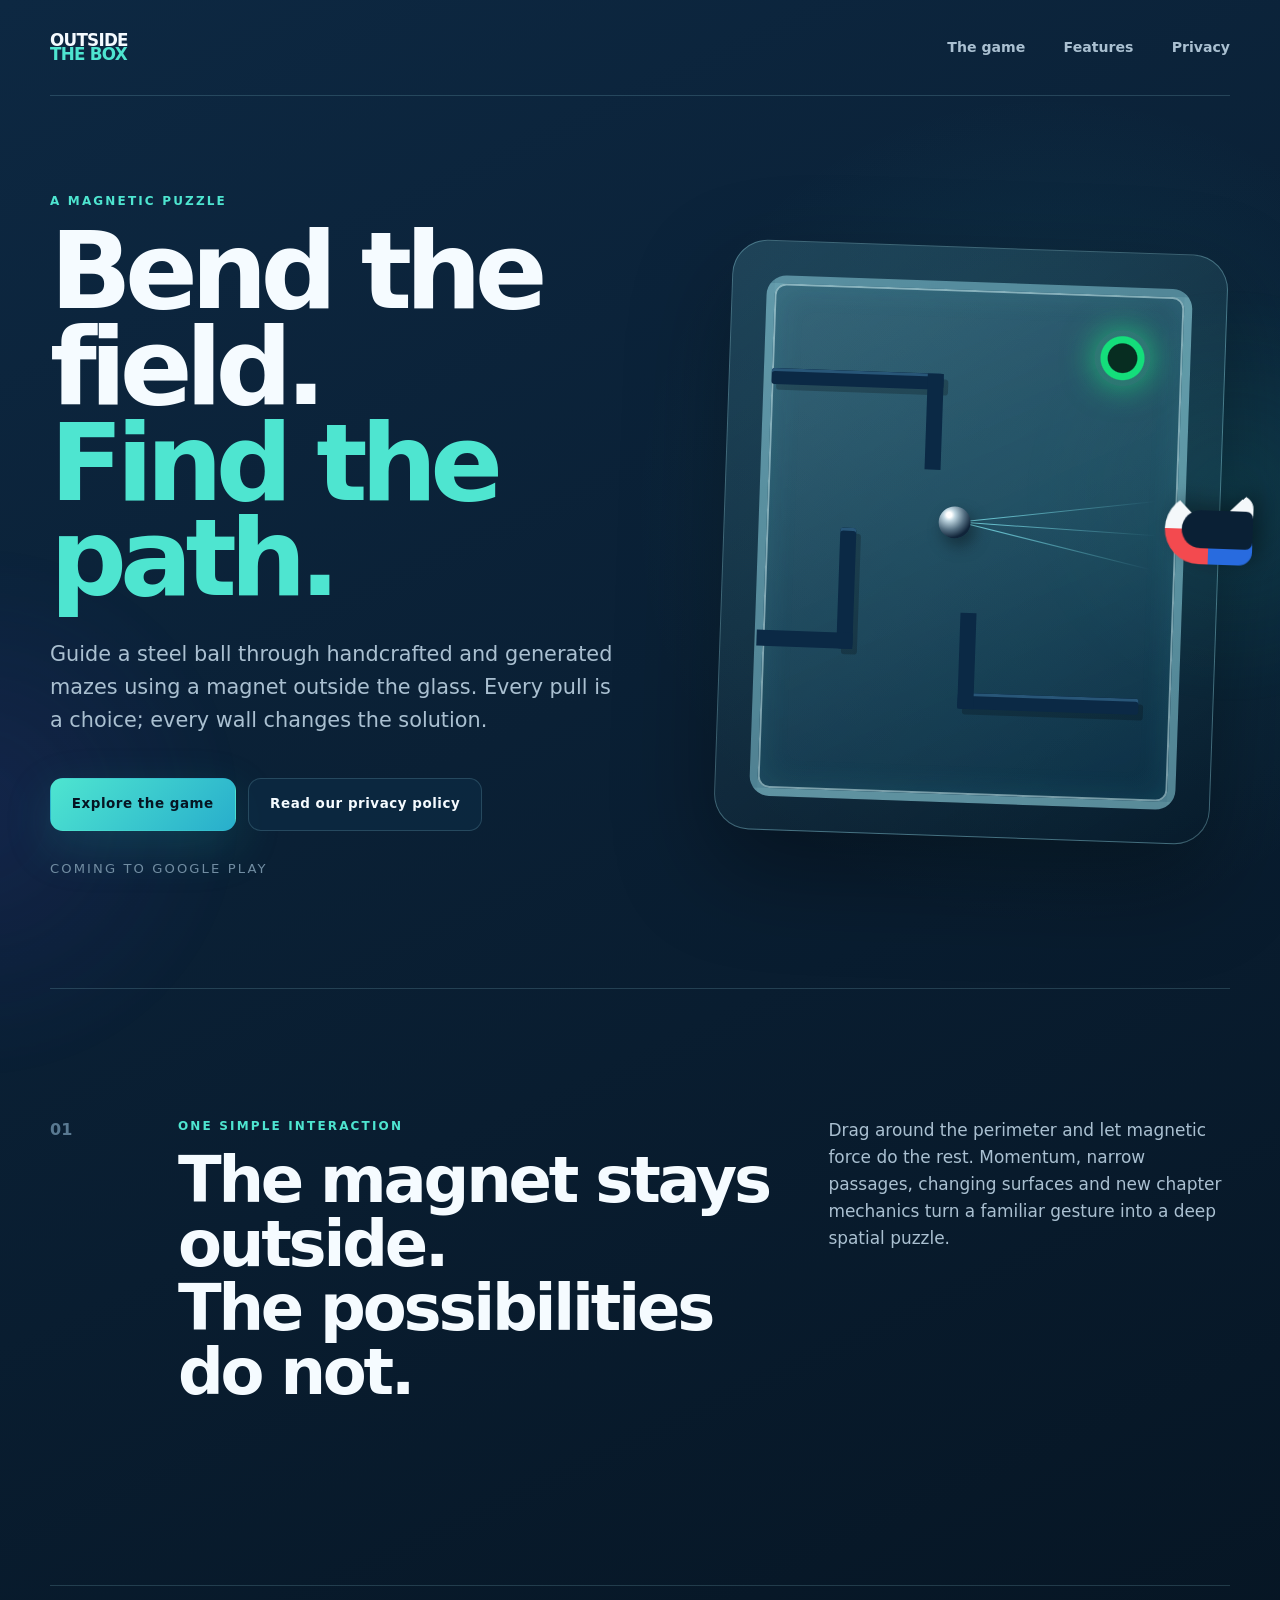
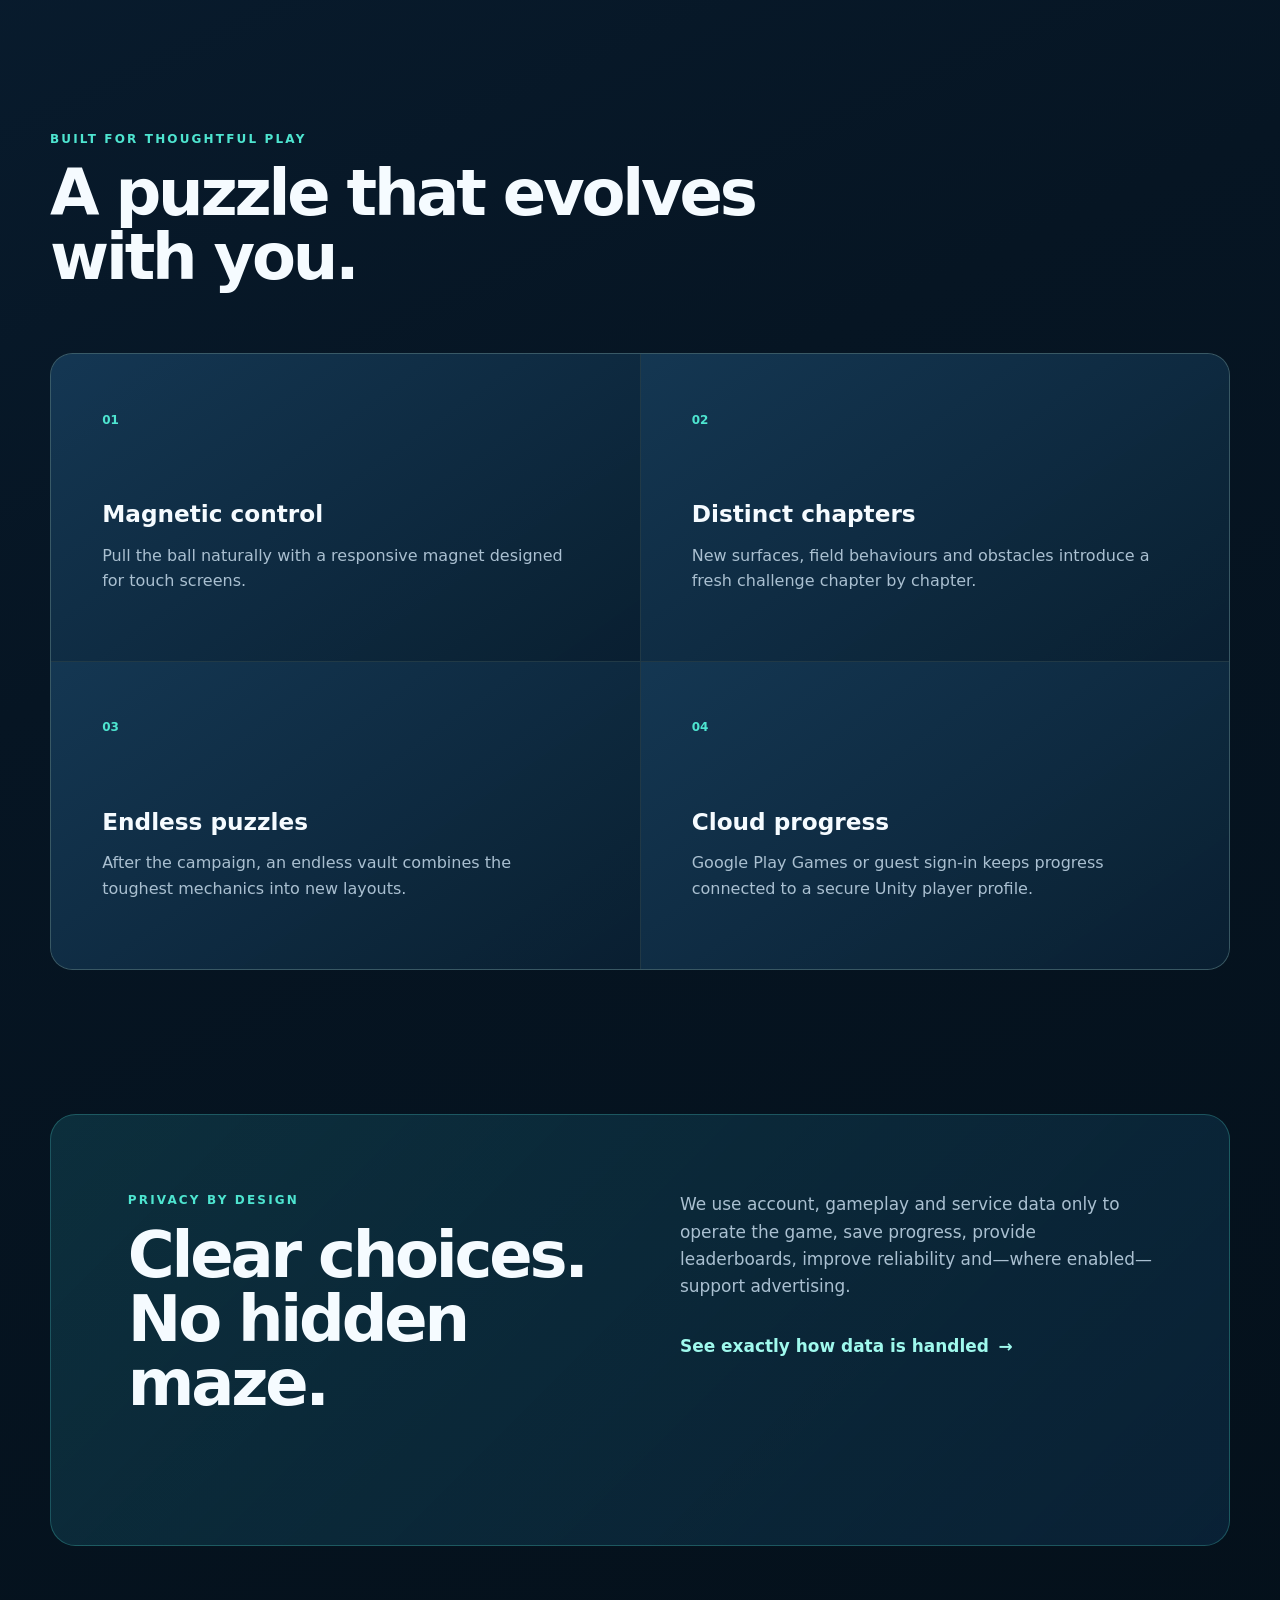
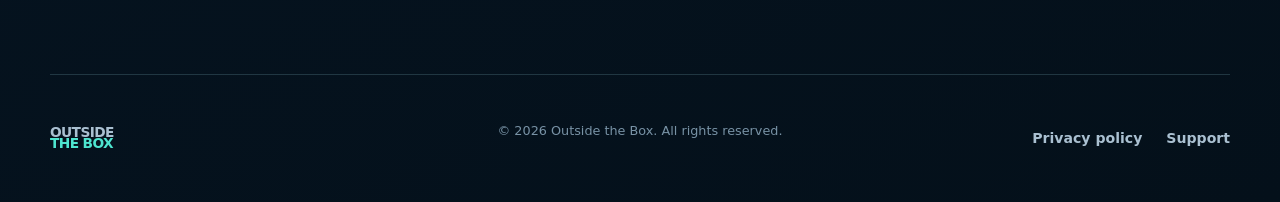
<file: index.html>
<!doctype html>
<html lang="en">
<head>
  <meta charset="utf-8">
  <meta name="viewport" content="width=device-width, initial-scale=1">
  <meta name="description" content="Outside the Box is a magnetic puzzle game where every pull reshapes the path.">
  <meta name="theme-color" content="#081b2d">
  <title>Outside the Box — A Magnetic Puzzle</title>
  <link rel="icon" href="assets/icon.svg" type="image/svg+xml">
  <link rel="stylesheet" href="styles.css">
</head>
<body>
  <a class="skip-link" href="#main">Skip to content</a>
  <div class="field field-one" aria-hidden="true"></div>
  <div class="field field-two" aria-hidden="true"></div>

  <header class="site-header">
    <a class="brand" href="index.html" aria-label="Outside the Box home">
      <span>OUTSIDE</span>
      <strong>THE BOX</strong>
    </a>
    <nav aria-label="Primary navigation">
      <a href="#game">The game</a>
      <a href="#features">Features</a>
      <a href="privacy.html">Privacy</a>
    </nav>
  </header>

  <main id="main">
    <section class="hero" id="game">
      <div class="hero-copy">
        <p class="eyebrow">A magnetic puzzle</p>
        <h1>Bend the field.<br><em>Find the path.</em></h1>
        <p class="lede">Guide a steel ball through handcrafted and generated mazes using a magnet outside the glass. Every pull is a choice; every wall changes the solution.</p>
        <div class="hero-actions">
          <a class="button primary" href="#features">Explore the game</a>
          <a class="button quiet" href="privacy.html">Read our privacy policy</a>
        </div>
        <p class="availability">Coming to Google Play</p>
      </div>

      <div class="game-card" aria-label="Illustration of the Outside the Box puzzle board">
        <div class="board">
          <span class="goal" aria-hidden="true"></span>
          <span class="wall wall-a" aria-hidden="true"></span>
          <span class="wall wall-b" aria-hidden="true"></span>
          <span class="wall wall-c" aria-hidden="true"></span>
          <span class="ball" aria-hidden="true"></span>
          <span class="magnet" aria-hidden="true"><i></i></span>
          <span class="line line-a" aria-hidden="true"></span>
          <span class="line line-b" aria-hidden="true"></span>
          <span class="line line-c" aria-hidden="true"></span>
        </div>
      </div>
    </section>

    <section class="principle" aria-labelledby="principle-title">
      <p class="section-number">01</p>
      <div>
        <p class="eyebrow">One simple interaction</p>
        <h2 id="principle-title">The magnet stays outside.<br>The possibilities do not.</h2>
      </div>
      <p>Drag around the perimeter and let magnetic force do the rest. Momentum, narrow passages, changing surfaces and new chapter mechanics turn a familiar gesture into a deep spatial puzzle.</p>
    </section>

    <section class="features" id="features" aria-labelledby="features-title">
      <div class="section-heading">
        <p class="eyebrow">Built for thoughtful play</p>
        <h2 id="features-title">A puzzle that evolves with you.</h2>
      </div>
      <div class="feature-grid">
        <article>
          <span>01</span>
          <h3>Magnetic control</h3>
          <p>Pull the ball naturally with a responsive magnet designed for touch screens.</p>
        </article>
        <article>
          <span>02</span>
          <h3>Distinct chapters</h3>
          <p>New surfaces, field behaviours and obstacles introduce a fresh challenge chapter by chapter.</p>
        </article>
        <article>
          <span>03</span>
          <h3>Endless puzzles</h3>
          <p>After the campaign, an endless vault combines the toughest mechanics into new layouts.</p>
        </article>
        <article>
          <span>04</span>
          <h3>Cloud progress</h3>
          <p>Google Play Games or guest sign-in keeps progress connected to a secure Unity player profile.</p>
        </article>
      </div>
    </section>

    <section class="trust" aria-labelledby="trust-title">
      <div>
        <p class="eyebrow">Privacy by design</p>
        <h2 id="trust-title">Clear choices.<br>No hidden maze.</h2>
      </div>
      <div>
        <p>We use account, gameplay and service data only to operate the game, save progress, provide leaderboards, improve reliability and—where enabled—support advertising.</p>
        <a class="text-link" href="privacy.html">See exactly how data is handled <span aria-hidden="true">→</span></a>
      </div>
    </section>
  </main>

  <footer>
    <a class="brand small" href="index.html"><span>OUTSIDE</span><strong>THE BOX</strong></a>
    <p>© <span id="year">2026</span> Outside the Box. All rights reserved.</p>
    <div>
      <a href="privacy.html">Privacy policy</a>
      <a href="mailto:palashparate009@gmail.com">Support</a>
    </div>
  </footer>

  <script>document.getElementById('year').textContent = new Date().getFullYear();</script>
</body>
</html>
</file>
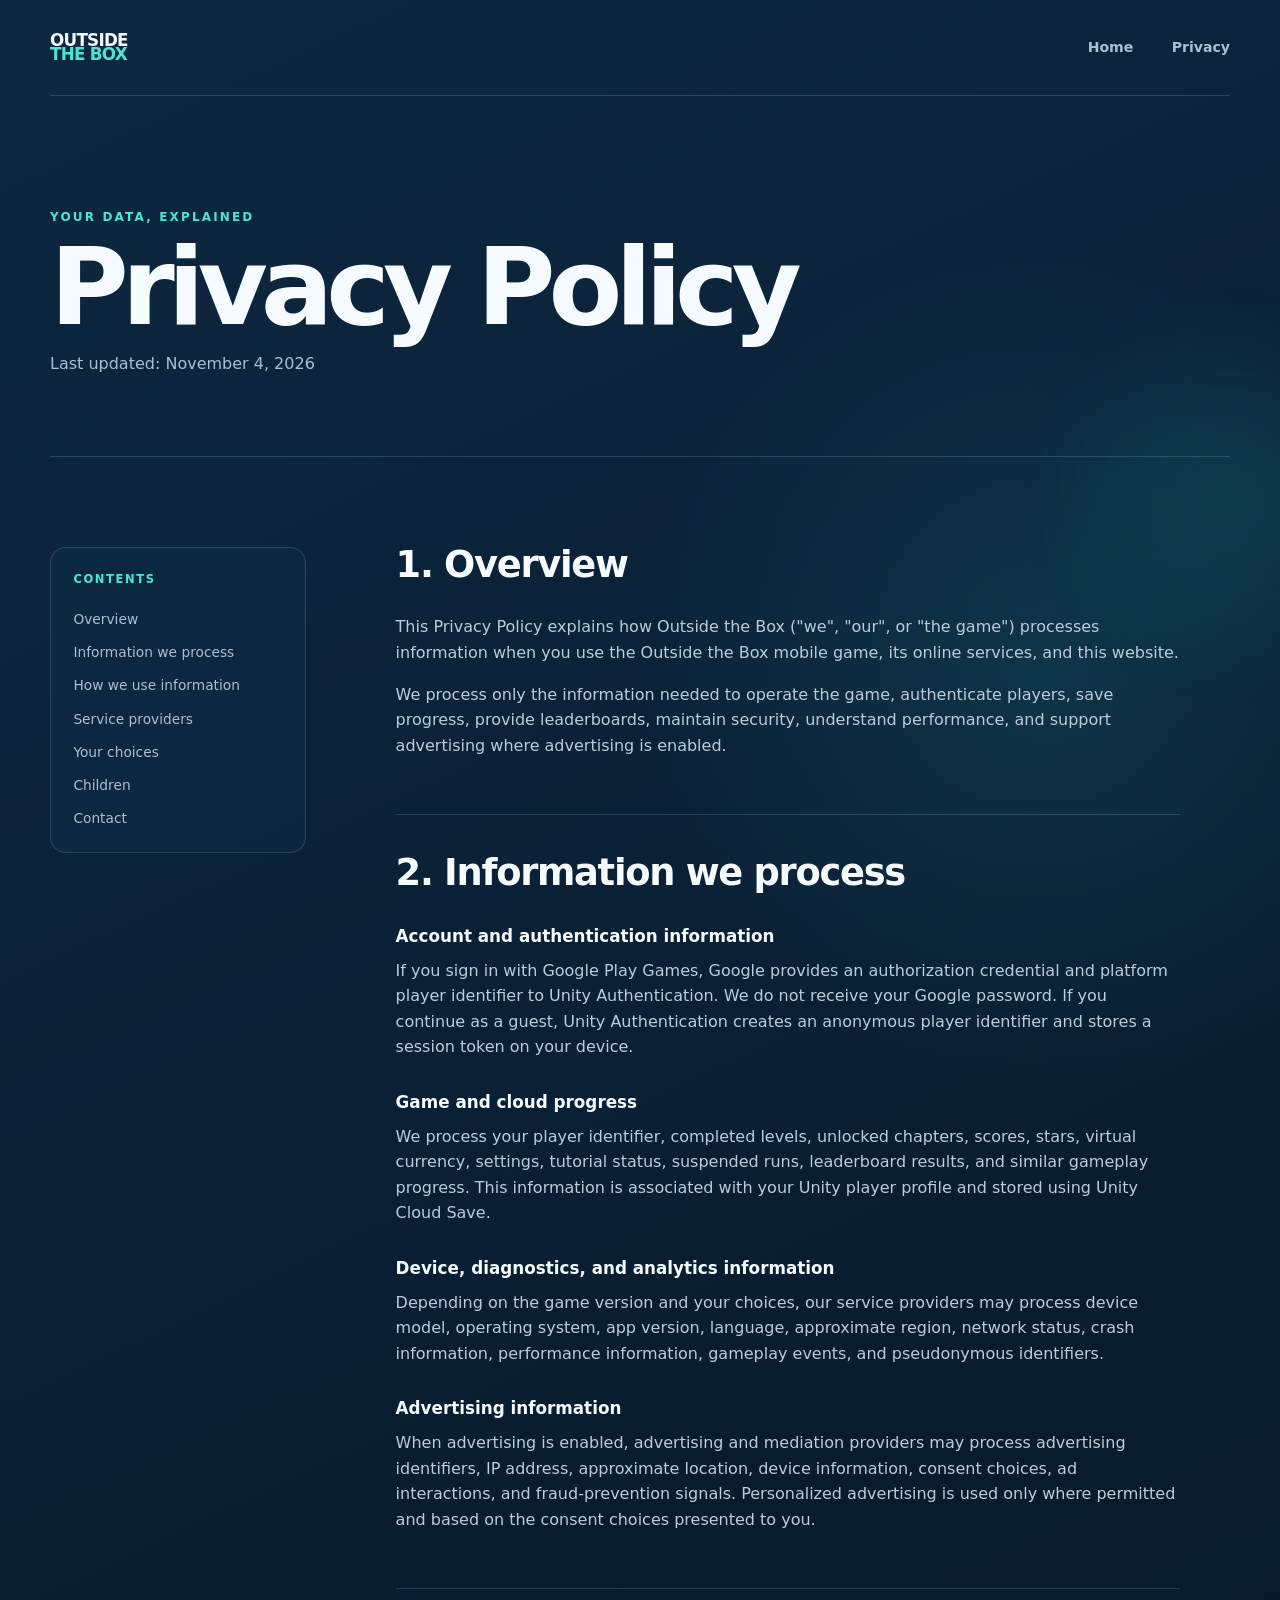
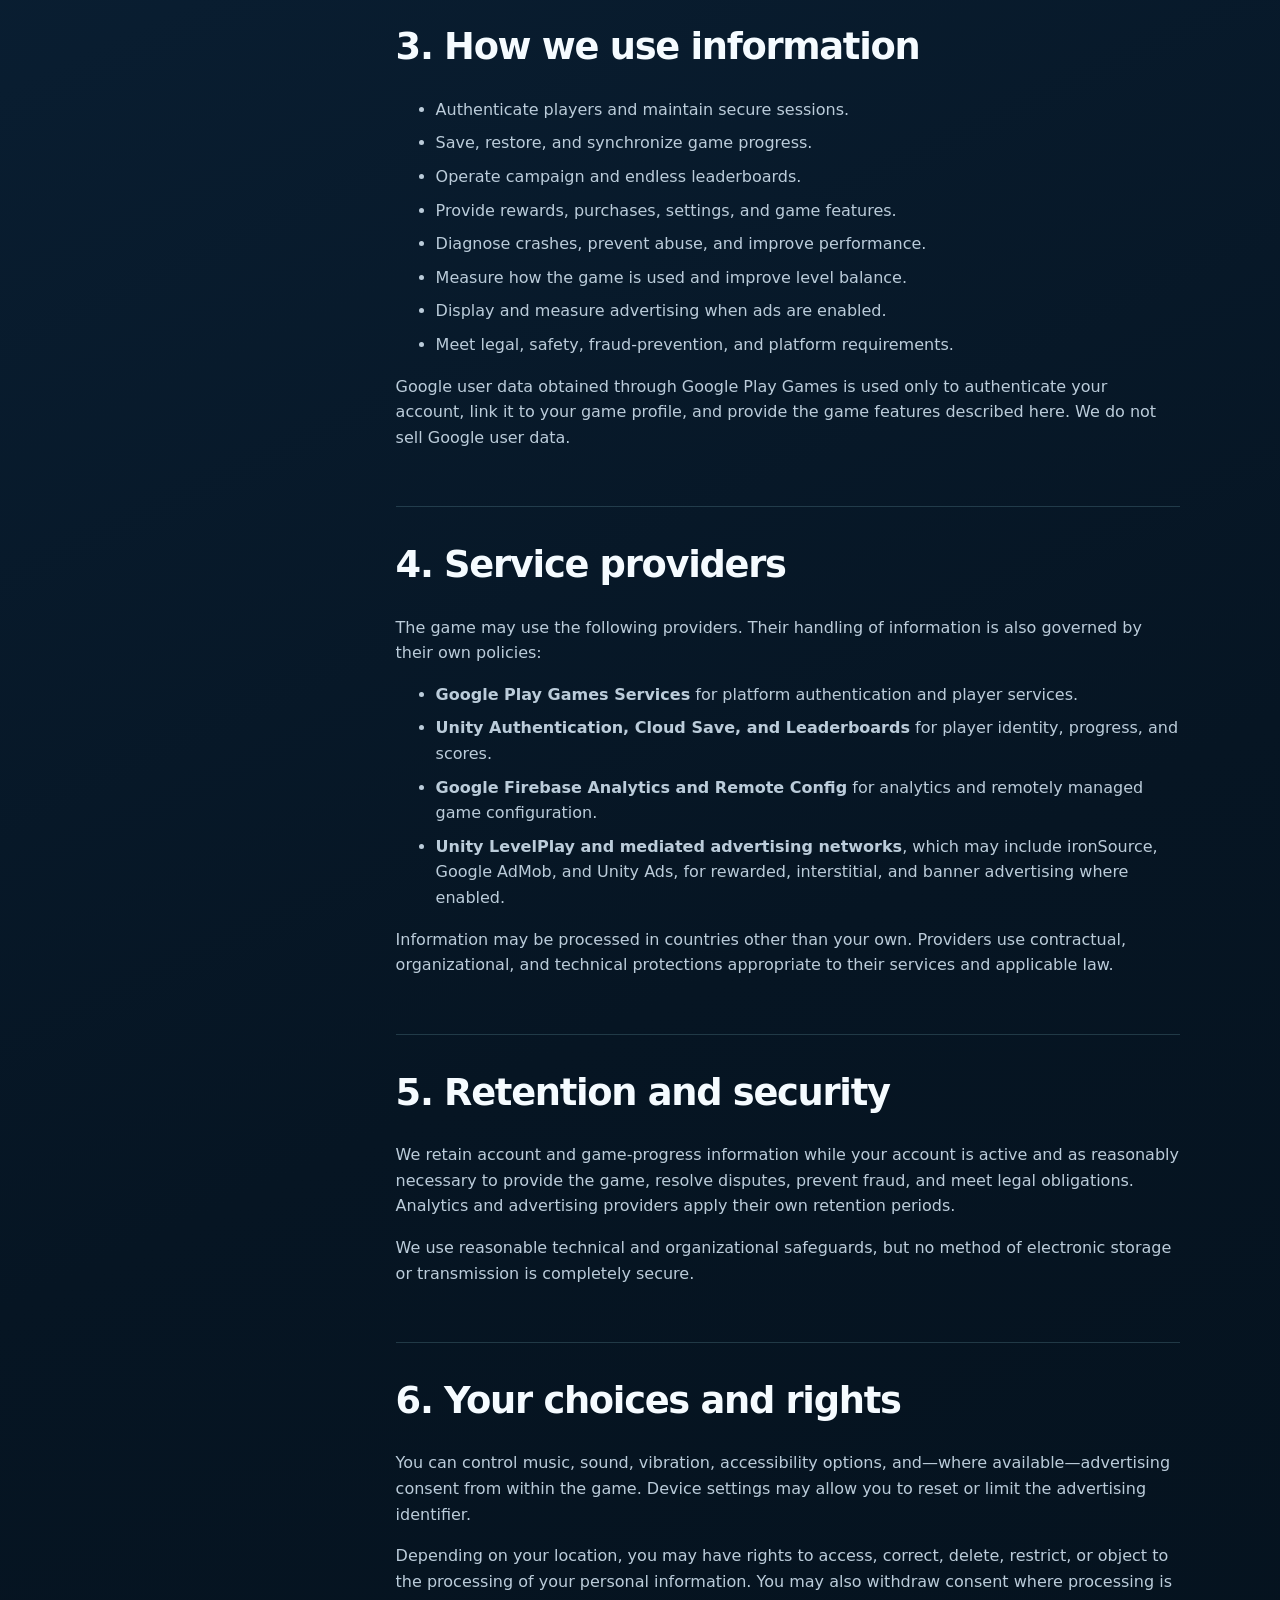
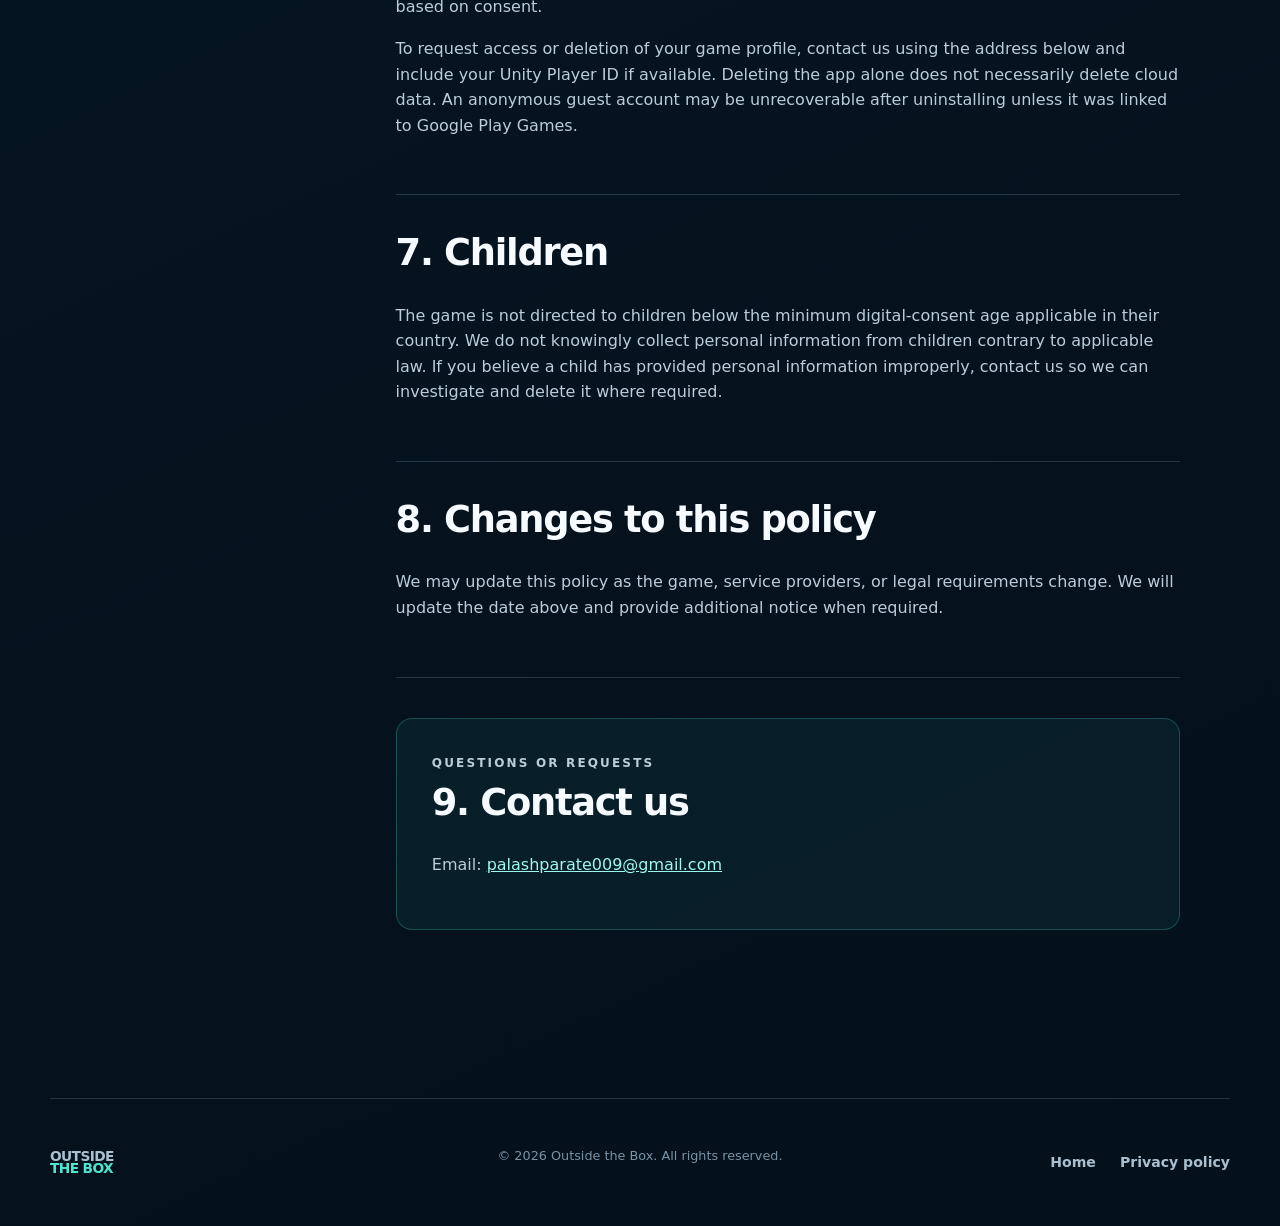
<file: privacy.html>
<!doctype html>
<html lang="en">
<head>
  <meta charset="utf-8">
  <meta name="viewport" content="width=device-width, initial-scale=1">
  <meta name="description" content="Privacy Policy for the Outside the Box mobile game.">
  <meta name="theme-color" content="#081b2d">
  <title>Privacy Policy — Outside the Box</title>
  <link rel="icon" href="assets/icon.svg" type="image/svg+xml">
  <link rel="stylesheet" href="styles.css">
</head>
<body class="legal-page">
  <a class="skip-link" href="#main">Skip to content</a>
  <div class="field field-one" aria-hidden="true"></div>
  <header class="site-header">
    <a class="brand" href="index.html" aria-label="Outside the Box home">
      <span>OUTSIDE</span>
      <strong>THE BOX</strong>
    </a>
    <nav aria-label="Primary navigation">
      <a href="index.html">Home</a>
      <a aria-current="page" href="privacy.html">Privacy</a>
    </nav>
  </header>

  <main id="main" class="legal-shell">
    <header class="legal-title">
      <p class="eyebrow">Your data, explained</p>
      <h1>Privacy Policy</h1>
      <p>Last updated: November 4, 2026</p>
    </header>

    <aside class="legal-nav" aria-label="Privacy policy contents">
      <strong>Contents</strong>
      <a href="#overview">Overview</a>
      <a href="#data">Information we process</a>
      <a href="#use">How we use information</a>
      <a href="#services">Service providers</a>
      <a href="#choices">Your choices</a>
      <a href="#children">Children</a>
      <a href="#contact">Contact</a>
    </aside>

    <article class="legal-copy">
      <section id="overview">
        <h2>1. Overview</h2>
        <p>This Privacy Policy explains how Outside the Box ("we", "our", or "the game") processes information when you use the Outside the Box mobile game, its online services, and this website.</p>
        <p>We process only the information needed to operate the game, authenticate players, save progress, provide leaderboards, maintain security, understand performance, and support advertising where advertising is enabled.</p>
      </section>

      <section id="data">
        <h2>2. Information we process</h2>
        <h3>Account and authentication information</h3>
        <p>If you sign in with Google Play Games, Google provides an authorization credential and platform player identifier to Unity Authentication. We do not receive your Google password. If you continue as a guest, Unity Authentication creates an anonymous player identifier and stores a session token on your device.</p>

        <h3>Game and cloud progress</h3>
        <p>We process your player identifier, completed levels, unlocked chapters, scores, stars, virtual currency, settings, tutorial status, suspended runs, leaderboard results, and similar gameplay progress. This information is associated with your Unity player profile and stored using Unity Cloud Save.</p>

        <h3>Device, diagnostics, and analytics information</h3>
        <p>Depending on the game version and your choices, our service providers may process device model, operating system, app version, language, approximate region, network status, crash information, performance information, gameplay events, and pseudonymous identifiers.</p>

        <h3>Advertising information</h3>
        <p>When advertising is enabled, advertising and mediation providers may process advertising identifiers, IP address, approximate location, device information, consent choices, ad interactions, and fraud-prevention signals. Personalized advertising is used only where permitted and based on the consent choices presented to you.</p>
      </section>

      <section id="use">
        <h2>3. How we use information</h2>
        <ul>
          <li>Authenticate players and maintain secure sessions.</li>
          <li>Save, restore, and synchronize game progress.</li>
          <li>Operate campaign and endless leaderboards.</li>
          <li>Provide rewards, purchases, settings, and game features.</li>
          <li>Diagnose crashes, prevent abuse, and improve performance.</li>
          <li>Measure how the game is used and improve level balance.</li>
          <li>Display and measure advertising when ads are enabled.</li>
          <li>Meet legal, safety, fraud-prevention, and platform requirements.</li>
        </ul>
        <p>Google user data obtained through Google Play Games is used only to authenticate your account, link it to your game profile, and provide the game features described here. We do not sell Google user data.</p>
      </section>

      <section id="services">
        <h2>4. Service providers</h2>
        <p>The game may use the following providers. Their handling of information is also governed by their own policies:</p>
        <ul>
          <li><strong>Google Play Games Services</strong> for platform authentication and player services.</li>
          <li><strong>Unity Authentication, Cloud Save, and Leaderboards</strong> for player identity, progress, and scores.</li>
          <li><strong>Google Firebase Analytics and Remote Config</strong> for analytics and remotely managed game configuration.</li>
          <li><strong>Unity LevelPlay and mediated advertising networks</strong>, which may include ironSource, Google AdMob, and Unity Ads, for rewarded, interstitial, and banner advertising where enabled.</li>
        </ul>
        <p>Information may be processed in countries other than your own. Providers use contractual, organizational, and technical protections appropriate to their services and applicable law.</p>
      </section>

      <section>
        <h2>5. Retention and security</h2>
        <p>We retain account and game-progress information while your account is active and as reasonably necessary to provide the game, resolve disputes, prevent fraud, and meet legal obligations. Analytics and advertising providers apply their own retention periods.</p>
        <p>We use reasonable technical and organizational safeguards, but no method of electronic storage or transmission is completely secure.</p>
      </section>

      <section id="choices">
        <h2>6. Your choices and rights</h2>
        <p>You can control music, sound, vibration, accessibility options, and—where available—advertising consent from within the game. Device settings may allow you to reset or limit the advertising identifier.</p>
        <p>Depending on your location, you may have rights to access, correct, delete, restrict, or object to the processing of your personal information. You may also withdraw consent where processing is based on consent.</p>
        <p>To request access or deletion of your game profile, contact us using the address below and include your Unity Player ID if available. Deleting the app alone does not necessarily delete cloud data. An anonymous guest account may be unrecoverable after uninstalling unless it was linked to Google Play Games.</p>
      </section>

      <section id="children">
        <h2>7. Children</h2>
        <p>The game is not directed to children below the minimum digital-consent age applicable in their country. We do not knowingly collect personal information from children contrary to applicable law. If you believe a child has provided personal information improperly, contact us so we can investigate and delete it where required.</p>
      </section>

      <section>
        <h2>8. Changes to this policy</h2>
        <p>We may update this policy as the game, service providers, or legal requirements change. We will update the date above and provide additional notice when required.</p>
      </section>

      <section id="contact" class="contact-card">
        <p class="eyebrow">Questions or requests</p>
        <h2>9. Contact us</h2>
        <p>Email: <a href="mailto:palashparate009@gmail.com">palashparate009@gmail.com</a></p>
      </section>
    </article>
  </main>

  <footer>
    <a class="brand small" href="index.html"><span>OUTSIDE</span><strong>THE BOX</strong></a>
    <p>© <span id="year">2026</span> Outside the Box. All rights reserved.</p>
    <div><a href="index.html">Home</a><a href="privacy.html">Privacy policy</a></div>
  </footer>
  <script>document.getElementById('year').textContent = new Date().getFullYear();</script>
</body>
</html>
</file>
<file: styles.css>
:root {
  color-scheme: dark;
  --ink: #061523;
  --navy: #0a2035;
  --surface: #102d48;
  --surface-light: #173e5e;
  --cyan: #4ee5d0;
  --cyan-soft: #9ff9ed;
  --orange: #ff9e2c;
  --text: #f5fbff;
  --muted: #aac0d1;
  --line: rgba(158, 225, 235, .18);
  --glass: rgba(12, 44, 69, .68);
  --max: 1180px;
}

* { box-sizing: border-box; }
html { scroll-behavior: smooth; }
body {
  margin: 0;
  min-width: 320px;
  background:
    radial-gradient(circle at 82% 15%, rgba(47, 190, 196, .13), transparent 26rem),
    linear-gradient(155deg, #0d2842 0%, var(--ink) 58%, #04101a 100%);
  color: var(--text);
  font-family: Inter, ui-sans-serif, system-ui, -apple-system, BlinkMacSystemFont, "Segoe UI", sans-serif;
  line-height: 1.6;
  overflow-x: hidden;
}

a { color: inherit; }
.skip-link { position: fixed; left: 1rem; top: -5rem; z-index: 100; padding: .75rem 1rem; background: var(--cyan); color: var(--ink); }
.skip-link:focus { top: 1rem; }

.field { position: fixed; border-radius: 50%; filter: blur(2px); opacity: .55; pointer-events: none; z-index: -1; }
.field-one { width: 28rem; height: 28rem; right: -11rem; top: 17rem; background: radial-gradient(circle, rgba(51, 224, 206, .18), transparent 67%); animation: drift 9s ease-in-out infinite alternate; }
.field-two { width: 35rem; height: 35rem; left: -19rem; bottom: -12rem; background: radial-gradient(circle, rgba(86, 67, 207, .23), transparent 68%); animation: drift 12s ease-in-out infinite alternate-reverse; }

.site-header, footer { width: min(calc(100% - 2rem), var(--max)); margin-inline: auto; }
.site-header { min-height: 6rem; display: flex; align-items: center; justify-content: space-between; gap: 2rem; border-bottom: 1px solid var(--line); }
.brand { display: inline-flex; flex-direction: column; text-decoration: none; font-weight: 900; line-height: .82; letter-spacing: -.045em; font-size: 1.05rem; }
.brand strong { color: var(--cyan); }
.brand.small { font-size: .86rem; }
nav { display: flex; gap: clamp(1rem, 3vw, 2.4rem); }
nav a, footer a { color: var(--muted); text-decoration: none; font-weight: 700; font-size: .88rem; }
nav a:hover, nav a:focus-visible, footer a:hover, footer a:focus-visible { color: var(--cyan-soft); }

main > section { width: min(calc(100% - 2rem), var(--max)); margin-inline: auto; }
.hero { min-height: calc(100vh - 6rem); display: grid; grid-template-columns: 1.05fr .95fr; gap: clamp(3rem, 7vw, 7rem); align-items: center; padding-block: 6rem; }
.eyebrow { color: var(--cyan); font-size: .75rem; letter-spacing: .18em; text-transform: uppercase; font-weight: 900; }
h1, h2, h3, p { margin-top: 0; }
h1 { font-size: clamp(3.5rem, 8.4vw, 7.7rem); line-height: .89; letter-spacing: -.065em; margin-bottom: 2rem; }
h1 em { color: var(--cyan); font-style: normal; }
.lede { max-width: 42rem; color: var(--muted); font-size: clamp(1.05rem, 1.7vw, 1.3rem); }
.hero-actions { display: flex; flex-wrap: wrap; gap: .8rem; margin-top: 2.5rem; }
.button { display: inline-flex; min-height: 3.3rem; align-items: center; justify-content: center; padding: .7rem 1.3rem; border: 1px solid var(--line); border-radius: .8rem; text-decoration: none; font-size: .84rem; font-weight: 900; letter-spacing: .04em; }
.button.primary { background: linear-gradient(135deg, var(--cyan), #28aecc); color: var(--ink); border-color: transparent; box-shadow: 0 1rem 3rem rgba(38, 209, 196, .17); }
.button.quiet { background: var(--glass); }
.button:hover { transform: translateY(-2px); }
.availability { margin-top: 1.7rem; color: #718da2; font-size: .82rem; text-transform: uppercase; letter-spacing: .16em; }

.game-card { position: relative; width: min(100%, 31rem); aspect-ratio: .84; justify-self: center; padding: 2.1rem; border-radius: 2.2rem; background: linear-gradient(145deg, rgba(128, 227, 239, .17), rgba(4, 20, 33, .34)); border: 1px solid rgba(168, 235, 245, .31); box-shadow: 0 2.4rem 6rem rgba(0, 0, 0, .35); transform: rotate(2deg); }
.board { position: relative; height: 100%; border-radius: 1.25rem; border: .55rem solid rgba(169, 239, 248, .42); background: linear-gradient(155deg, rgba(135, 215, 232, .24), rgba(15, 65, 92, .45)); box-shadow: inset 0 0 0 2px rgba(224, 253, 255, .5), inset 0 0 2rem rgba(84, 223, 234, .12); overflow: visible; }
.wall { position: absolute; display: block; background: #0b2945; box-shadow: inset 0 3px 0 #285678, .3rem .35rem 0 rgba(0, 0, 0, .22); border-radius: .2rem; }
.wall-a { left: 0; top: 17%; width: 42%; height: 1rem; }
.wall-a::after { content: ""; position: absolute; right: 0; top: 0; width: 1rem; height: 6rem; background: inherit; }
.wall-b { left: 18%; top: 48%; width: 1rem; height: 24%; }
.wall-b::after { content: ""; position: absolute; left: -5rem; bottom: 0; width: 6rem; height: 1rem; background: inherit; }
.wall-c { right: 8%; bottom: 17%; width: 44%; height: 1rem; }
.wall-c::after { content: ""; position: absolute; left: 0; bottom: 0; width: 1rem; height: 6rem; background: inherit; }
.goal { position: absolute; right: 8%; top: 7%; width: 3.5rem; aspect-ratio: 1; border-radius: 50%; background: radial-gradient(circle, #072d21 36%, #14de7b 39% 54%, rgba(73, 255, 158, .2) 57%); box-shadow: 0 0 2rem rgba(28, 247, 128, .62); }
.ball { position: absolute; left: 42%; top: 43%; width: 2rem; aspect-ratio: 1; border-radius: 50%; z-index: 3; background: radial-gradient(circle at 32% 27%, #fff 0 8%, #bdd4df 19%, #526d80 48%, #102439 72%); box-shadow: .3rem .5rem 1rem rgba(0, 0, 0, .38); }
.magnet { position: absolute; right: -4.2rem; top: 37%; width: 4.4rem; height: 5.5rem; border-radius: 2.6rem 2.6rem 1rem 1rem; background: conic-gradient(from -90deg, #f34a4f 0 25%, #f4f8fa 25% 37%, transparent 37% 63%, #f4f8fa 63% 75%, #286bdf 75%); filter: drop-shadow(.4rem .5rem .65rem rgba(0,0,0,.35)); transform: rotate(-90deg); z-index: 4; }
.magnet i { position: absolute; inset: 1.05rem 1rem 0; border-radius: 1.6rem 1.6rem .6rem .6rem; background: var(--navy); }
.line { position: absolute; left: 47%; top: 46%; height: 1px; width: 48%; transform-origin: left; z-index: 1; background: linear-gradient(90deg, rgba(136, 245, 255, .8), transparent); }
.line-a { transform: rotate(-8deg); }
.line-b { transform: rotate(2deg); }
.line-c { transform: rotate(12deg); }

.principle { padding-block: 8rem; display: grid; grid-template-columns: 5rem 1.2fr .8fr; gap: 3rem; border-block: 1px solid var(--line); align-items: start; }
.section-number { color: #597991; font-weight: 900; }
h2 { font-size: clamp(2.2rem, 5vw, 4.5rem); line-height: 1; letter-spacing: -.05em; }
.principle > p:last-child, .trust > div:last-child { color: var(--muted); font-size: 1.06rem; }
.features { padding-block: 9rem; }
.section-heading { max-width: 48rem; margin-bottom: 4rem; }
.feature-grid { display: grid; grid-template-columns: repeat(2, 1fr); gap: 1px; background: var(--line); border: 1px solid var(--line); border-radius: 1.4rem; overflow: hidden; }
.feature-grid article { padding: clamp(2rem, 4vw, 3.5rem); background: linear-gradient(145deg, rgba(19, 55, 84, .9), rgba(8, 30, 48, .95)); min-height: 16rem; }
.feature-grid article > span { color: var(--cyan); font-size: .75rem; font-weight: 900; }
.feature-grid h3 { margin-top: 4rem; margin-bottom: .65rem; font-size: 1.45rem; }
.feature-grid p { color: var(--muted); max-width: 29rem; }
.trust { margin-bottom: 8rem; padding: clamp(2.4rem, 6vw, 5rem); display: grid; grid-template-columns: 1fr 1fr; gap: 5rem; background: linear-gradient(135deg, rgba(33, 128, 143, .25), rgba(11, 38, 61, .78)); border: 1px solid rgba(86, 230, 215, .25); border-radius: 1.6rem; }
.text-link { display: inline-flex; margin-top: 1rem; color: var(--cyan-soft); font-weight: 800; text-decoration: none; }
.text-link span { margin-left: .6rem; }

footer { min-height: 8rem; display: grid; grid-template-columns: 1fr auto 1fr; align-items: center; gap: 2rem; border-top: 1px solid var(--line); color: #7892a5; font-size: .8rem; }
footer > div { display: flex; justify-content: flex-end; gap: 1.5rem; }

.legal-shell { width: min(calc(100% - 2rem), var(--max)); margin: 0 auto 8rem; display: grid; grid-template-columns: 16rem 1fr; gap: clamp(3rem, 7vw, 7rem); }
.legal-title { grid-column: 1 / -1; padding-block: 7rem 4rem; border-bottom: 1px solid var(--line); }
.legal-title h1 { margin-bottom: 1rem; }
.legal-title > p:last-child { color: var(--muted); }
.legal-nav { position: sticky; top: 2rem; align-self: start; display: flex; flex-direction: column; gap: .7rem; padding: 1.4rem; background: var(--glass); border: 1px solid var(--line); border-radius: 1rem; }
.legal-nav strong { margin-bottom: .5rem; color: var(--cyan); text-transform: uppercase; letter-spacing: .14em; font-size: .72rem; }
.legal-nav a { color: var(--muted); text-decoration: none; font-size: .86rem; }
.legal-copy { max-width: 49rem; }
.legal-copy section { scroll-margin-top: 2rem; padding-bottom: 2.5rem; margin-bottom: 2.5rem; border-bottom: 1px solid var(--line); }
.legal-copy h2 { font-size: clamp(1.65rem, 3vw, 2.3rem); letter-spacing: -.035em; }
.legal-copy h3 { margin: 1.8rem 0 .5rem; font-size: 1.05rem; }
.legal-copy p, .legal-copy li { color: #bbccda; }
.legal-copy li { margin-bottom: .5rem; }
.legal-copy a { color: var(--cyan-soft); }
.contact-card { padding: 2.2rem !important; border: 1px solid rgba(78, 229, 208, .25) !important; border-radius: 1rem; background: rgba(29, 106, 117, .14); }

@keyframes drift { to { transform: translate3d(2rem, -1.5rem, 0) scale(1.08); } }
@media (max-width: 820px) {
  .site-header { min-height: 5rem; }
  nav { gap: 1rem; }
  nav a { font-size: .78rem; }
  .hero { grid-template-columns: 1fr; padding-block: 4.5rem; }
  .game-card { width: min(88vw, 28rem); }
  .principle { grid-template-columns: 2.5rem 1fr; }
  .principle > p:last-child { grid-column: 2; }
  .trust { grid-template-columns: 1fr; gap: 1.5rem; }
  .legal-shell { grid-template-columns: 1fr; }
  .legal-title { padding-block: 4rem 2.5rem; }
  .legal-nav { position: static; }
  footer { grid-template-columns: 1fr; padding-block: 2.5rem; text-align: center; }
  footer .brand { justify-self: center; }
  footer > div { justify-content: center; }
}
@media (max-width: 560px) {
  .site-header nav a:nth-child(2) { display: none; }
  .feature-grid { grid-template-columns: 1fr; }
  .principle { padding-block: 5rem; gap: 1rem; }
  .game-card { padding: 1.3rem; }
}
@media (prefers-reduced-motion: reduce) {
  html { scroll-behavior: auto; }
  *, *::before, *::after { animation-duration: .01ms !important; animation-iteration-count: 1 !important; transition-duration: .01ms !important; }
}
</file>
